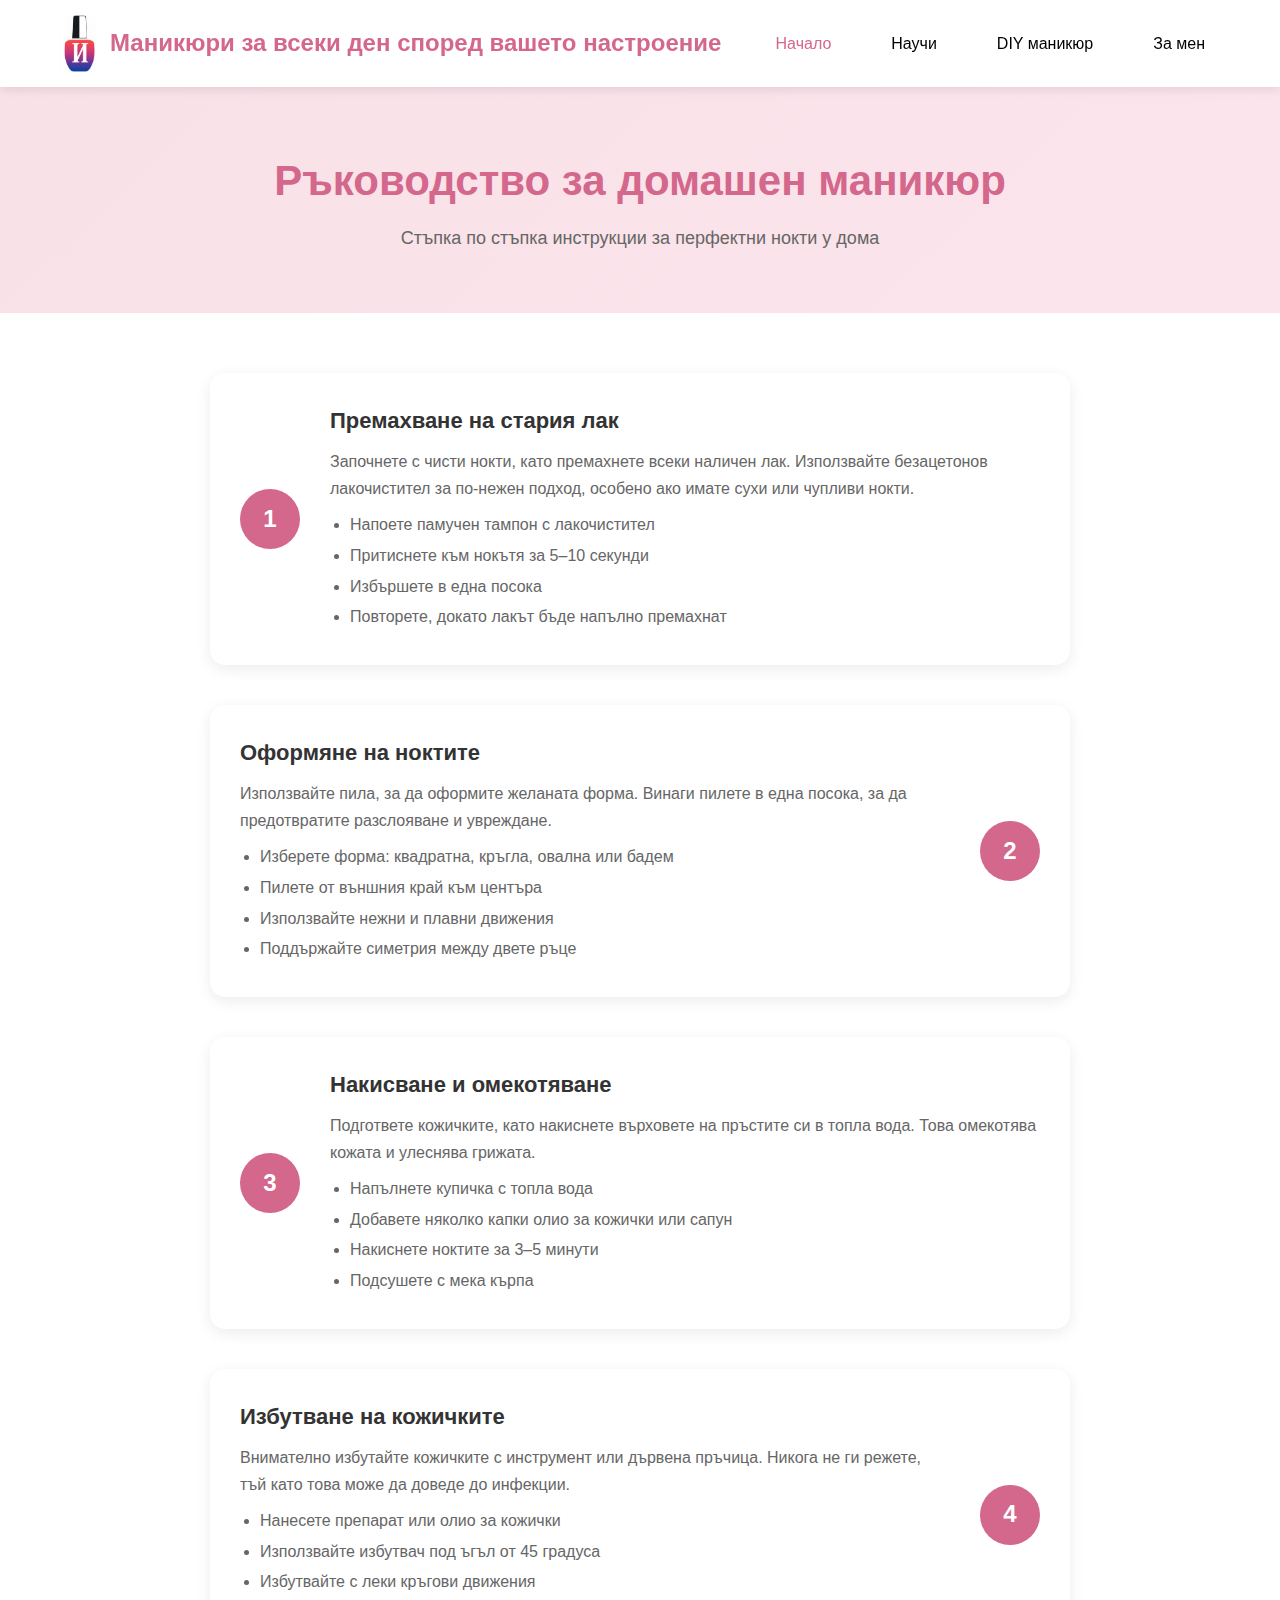
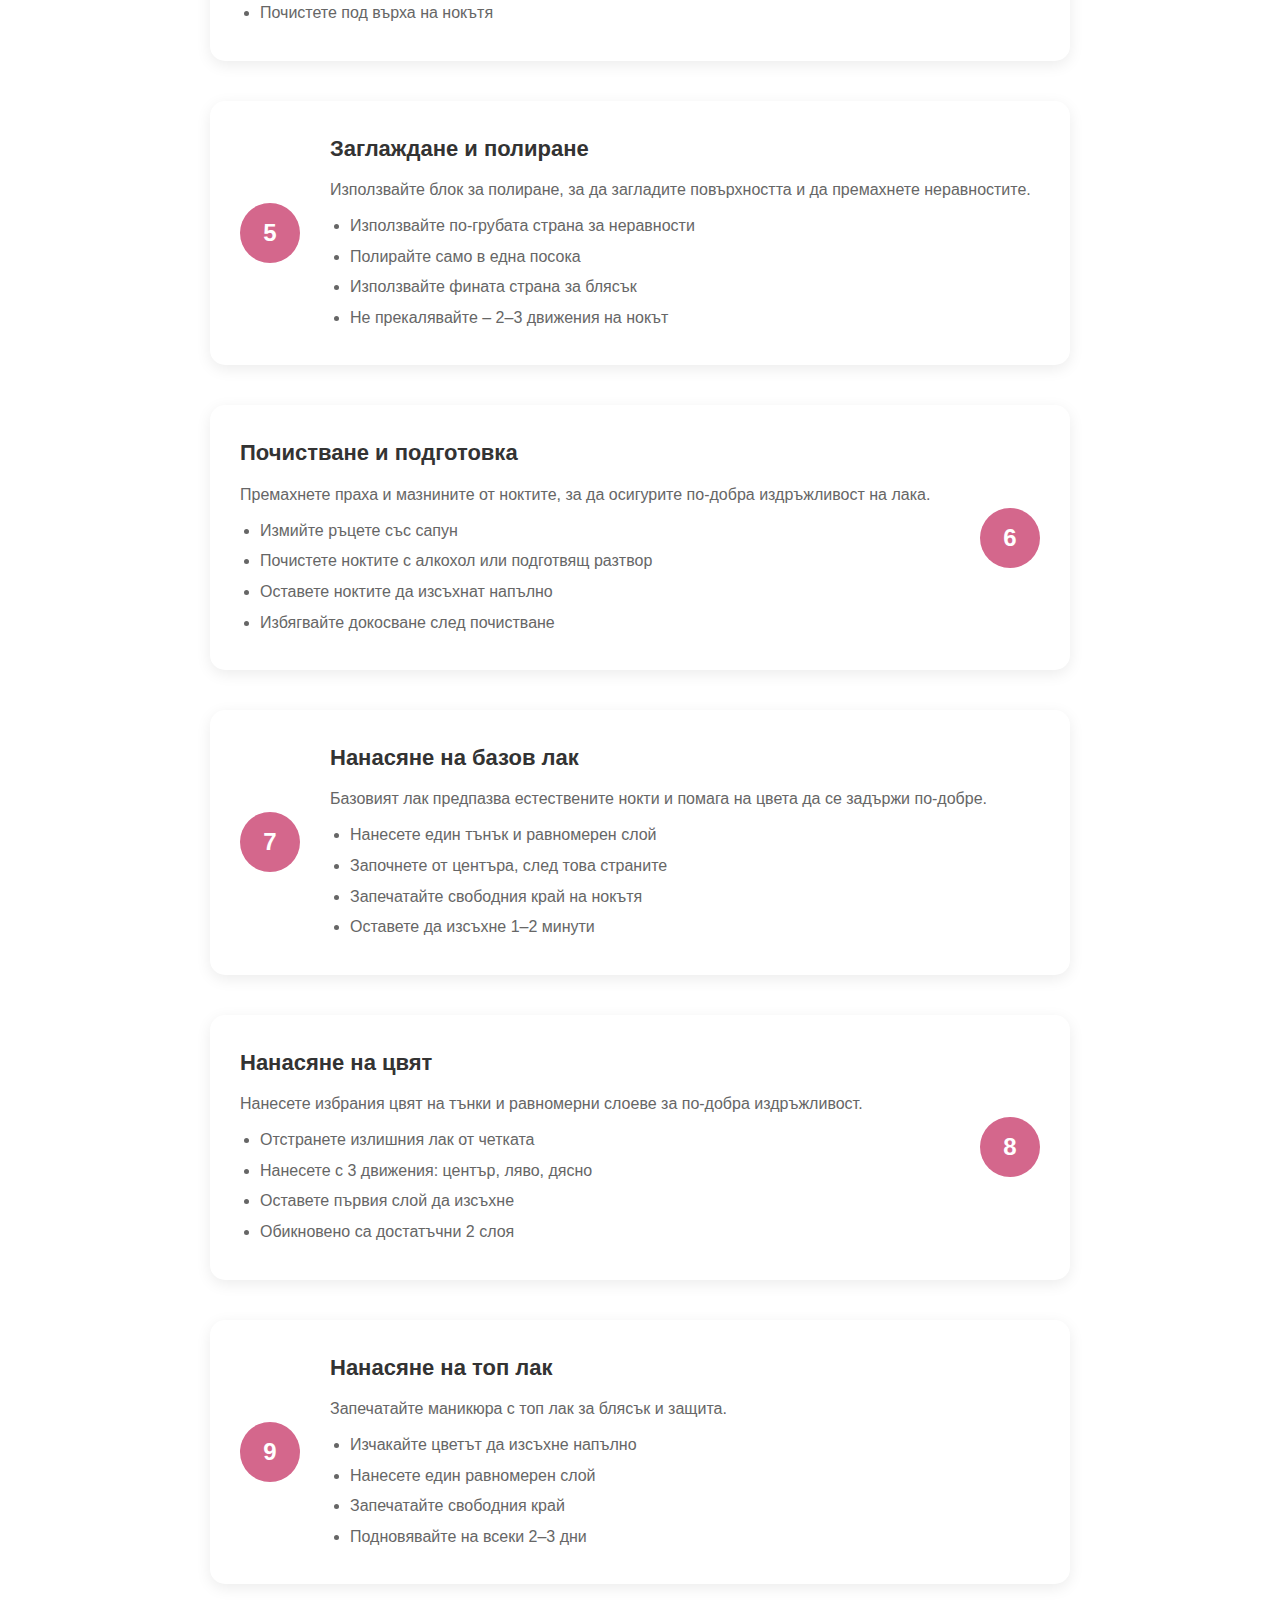
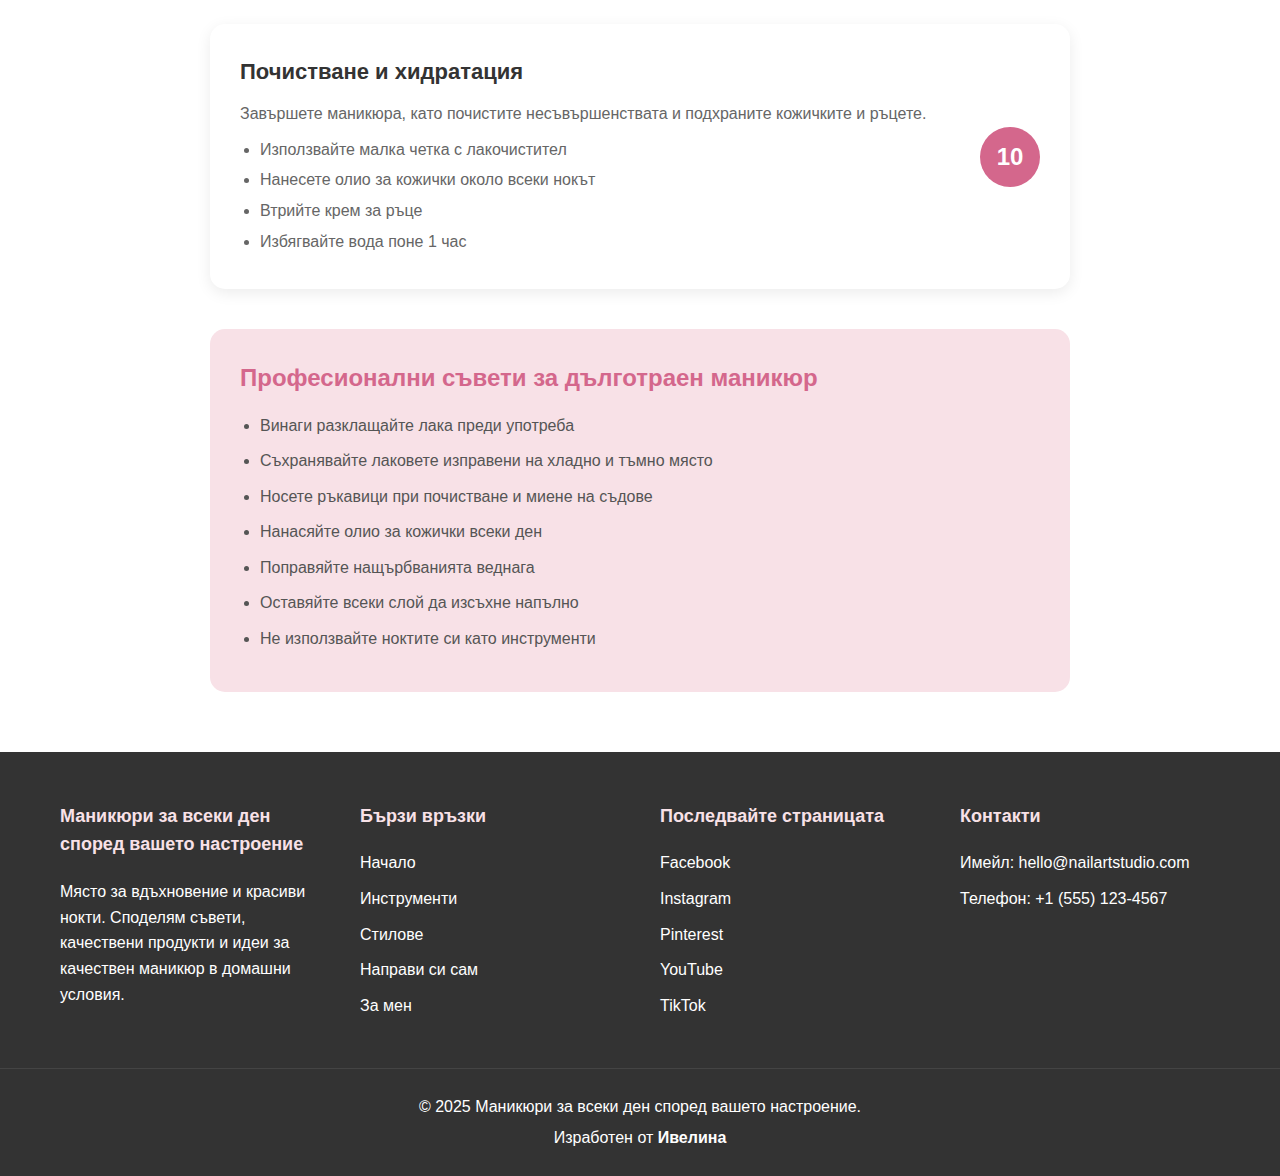
<file: HTML/instructions.html>
<!DOCTYPE html>
<html lang="en">
<head>
    <meta charset="UTF-8">
    <meta name="viewport" content="width=device-width, initial-scale=1.0">
    <title>DIY Manicure Guide - Nail Art Studio</title>
    <link rel="stylesheet" href="../CSS/styles.css">
</head>
<body>
    <header>
        <div class="header-container">
            <div class="logo">
                <img class="logo-icon" src="../Images/newLogo.png" alt="Ivelina's manicures Logo">
                <span class="logo-text">Маникюри за всеки ден според вашето настроение</span>
            </div>
            <nav>
                <ul class="nav-menu">
                    <li><a href="index.html" class="active">Начало</a></li>
                    <li class="dropdown">
                        <a href="#">Научи</a>
                        <ul class="dropdown-menu">
                            <li><a href="tools.html">Инструменти</a></li>
                            <li><a href="styles.html">Стилове</a></li>
                        </ul>
                    </li>
                    <li><a href="instructions.html">DIY маникюр</a></li>
                    <li><a href="about.html">За мен</a></li>
                </ul>
            </nav>
        </div>
    </header>

    <main>
        <section class="page-header">
            <h1>Ръководство за домашен маникюр</h1>
            <p>Стъпка по стъпка инструкции за перфектни нокти у дома</p>
        </section>

        <section class="instructions-section">
            <div class="step">
                <span class="step-number">1</span>
                <div class="step-content">
                    <h3>Премахване на стария лак</h3>
                    <p>Започнете с чисти нокти, като премахнете всеки наличен лак. Използвайте безацетонов лакочистител за по-нежен подход, особено ако имате сухи или чупливи нокти.</p>
                    <ul>
                        <li>Напоете памучен тампон с лакочистител</li>
                        <li>Притиснете към нокътя за 5–10 секунди</li>
                        <li>Избършете в една посока</li>
                        <li>Повторете, докато лакът бъде напълно премахнат</li>
                    </ul>
                </div>
            </div>

            <div class="step">
                <span class="step-number">2</span>
                <div class="step-content">
                    <h3>Оформяне на ноктите</h3>
                    <p>Използвайте пила, за да оформите желаната форма. Винаги пилете в една посока, за да предотвратите разслояване и увреждане.</p>
                    <ul>
                        <li>Изберете форма: квадратна, кръгла, овална или бадем</li>
                        <li>Пилете от външния край към центъра</li>
                        <li>Използвайте нежни и плавни движения</li>
                        <li>Поддържайте симетрия между двете ръце</li>
                    </ul>
                </div>
            </div>

            <div class="step">
                <span class="step-number">3</span>
                <div class="step-content">
                    <h3>Накисване и омекотяване</h3>
                    <p>Подгответе кожичките, като накиснете върховете на пръстите си в топла вода. Това омекотява кожата и улеснява грижата.</p>
                    <ul>
                        <li>Напълнете купичка с топла вода</li>
                        <li>Добавете няколко капки олио за кожички или сапун</li>
                        <li>Накиснете ноктите за 3–5 минути</li>
                        <li>Подсушете с мека кърпа</li>
                    </ul>
                </div>
            </div>

            <div class="step">
                <span class="step-number">4</span>
                <div class="step-content">
                    <h3>Избутване на кожичките</h3>
                    <p>Внимателно избутайте кожичките с инструмент или дървена пръчица. Никога не ги режете, тъй като това може да доведе до инфекции.</p>
                    <ul>
                        <li>Нанесете препарат или олио за кожички</li>
                        <li>Използвайте избутвач под ъгъл от 45 градуса</li>
                        <li>Избутвайте с леки кръгови движения</li>
                        <li>Почистете под върха на нокътя</li>
                    </ul>
                </div>
            </div>

            <div class="step">
                <span class="step-number">5</span>
                <div class="step-content">
                    <h3>Заглаждане и полиране</h3>
                    <p>Използвайте блок за полиране, за да загладите повърхността и да премахнете неравностите.</p>
                    <ul>
                        <li>Използвайте по-грубата страна за неравности</li>
                        <li>Полирайте само в една посока</li>
                        <li>Използвайте фината страна за блясък</li>
                        <li>Не прекалявайте – 2–3 движения на нокът</li>
                    </ul>
                </div>
            </div>

            <div class="step">
                <span class="step-number">6</span>
                <div class="step-content">
                    <h3>Почистване и подготовка</h3>
                    <p>Премахнете праха и мазнините от ноктите, за да осигурите по-добра издръжливост на лака.</p>
                    <ul>
                        <li>Измийте ръцете със сапун</li>
                        <li>Почистете ноктите с алкохол или подготвящ разтвор</li>
                        <li>Оставете ноктите да изсъхнат напълно</li>
                        <li>Избягвайте докосване след почистване</li>
                    </ul>
                </div>
            </div>

            <div class="step">
                <span class="step-number">7</span>
                <div class="step-content">
                    <h3>Нанасяне на базов лак</h3>
                    <p>Базовият лак предпазва естествените нокти и помага на цвета да се задържи по-добре.</p>
                    <ul>
                        <li>Нанесете един тънък и равномерен слой</li>
                        <li>Започнете от центъра, след това страните</li>
                        <li>Запечатайте свободния край на нокътя</li>
                        <li>Оставете да изсъхне 1–2 минути</li>
                    </ul>
                </div>
            </div>

            <div class="step">
                <span class="step-number">8</span>
                <div class="step-content">
                    <h3>Нанасяне на цвят</h3>
                    <p>Нанесете избрания цвят на тънки и равномерни слоеве за по-добра издръжливост.</p>
                    <ul>
                        <li>Отстранете излишния лак от четката</li>
                        <li>Нанесете с 3 движения: център, ляво, дясно</li>
                        <li>Оставете първия слой да изсъхне</li>
                        <li>Обикновено са достатъчни 2 слоя</li>
                    </ul>
                </div>
            </div>

            <div class="step">
                <span class="step-number">9</span>
                <div class="step-content">
                    <h3>Нанасяне на топ лак</h3>
                    <p>Запечатайте маникюра с топ лак за блясък и защита.</p>
                    <ul>
                        <li>Изчакайте цветът да изсъхне напълно</li>
                        <li>Нанесете един равномерен слой</li>
                        <li>Запечатайте свободния край</li>
                        <li>Подновявайте на всеки 2–3 дни</li>
                    </ul>
                </div>
            </div>

            <div class="step">
                <span class="step-number">10</span>
                <div class="step-content">
                    <h3>Почистване и хидратация</h3>
                    <p>Завършете маникюра, като почистите несъвършенствата и подхраните кожичките и ръцете.</p>
                    <ul>
                        <li>Използвайте малка четка с лакочистител</li>
                        <li>Нанесете олио за кожички около всеки нокът</li>
                        <li>Втрийте крем за ръце</li>
                        <li>Избягвайте вода поне 1 час</li>
                    </ul>
                </div>
            </div>

            <div class="tips-box">
                <h3>Професионални съвети за дълготраен маникюр</h3>
                <ul>
                    <li>Винаги разклащайте лака преди употреба</li>
                    <li>Съхранявайте лаковете изправени на хладно и тъмно място</li>
                    <li>Носете ръкавици при почистване и миене на съдове</li>
                    <li>Нанасяйте олио за кожички всеки ден</li>
                    <li>Поправяйте нащърбванията веднага</li>
                    <li>Оставяйте всеки слой да изсъхне напълно</li>
                    <li>Не използвайте ноктите си като инструменти</li>
                </ul>
            </div>
        </section>
    </main>


    <footer>
        <div class="footer-container">
            <div class="footer-section">
                <h4>Маникюри за всеки ден според вашето настроение</h4>
                <p>Място за вдъхновение и красиви нокти. Споделям съвети, качествени продукти и идеи за качествен маникюр в домашни условия.</p>
            </div>
            <div class="footer-section">
                <h4>Бързи връзки</h4>
                <ul>
                    <li><a href="index.html">Начало</a></li>
                    <li><a href="tools.html">Инструменти</a></li>
                    <li><a href="styles.html">Стилове</a></li>
                    <li><a href="instructions.html">Направи си сам</a></li>
                    <li><a href="about.html">За мен</a></li>
                </ul>
            </div>
            <div class="footer-section">
                <h4>Последвайте страницата</h4>
                <div class="social-links">
                    <a href="#" class="social-link"><i class="fab fa-facebook-f"></i> Facebook</a>
                    <a href="#" class="social-link"><i class="fab fa-instagram"></i> Instagram</a>
                    <a href="#" class="social-link"><i class="fab fa-pinterest-p"></i> Pinterest</a>
                    <a href="#" class="social-link"><i class="fab fa-youtube"></i> YouTube</a>
                    <a href="#" class="social-link"><i class="fab fa-tiktok"></i> TikTok</a>
                </div>
            </div>
            <div class="footer-section">
                <h4>Контакти</h4>
                <p>Имейл: hello@nailartstudio.com</p>
                <p>Телефон: +1 (555) 123-4567</p>
            </div>
        </div>
        <div class="footer-bottom">
            <p>&copy; 2025 Маникюри за всеки ден според вашето настроение.</p>
            <p>Изработен от <strong>Ивелина</strong></p>
        </div>
    </footer>
</body>
</html>
</file>
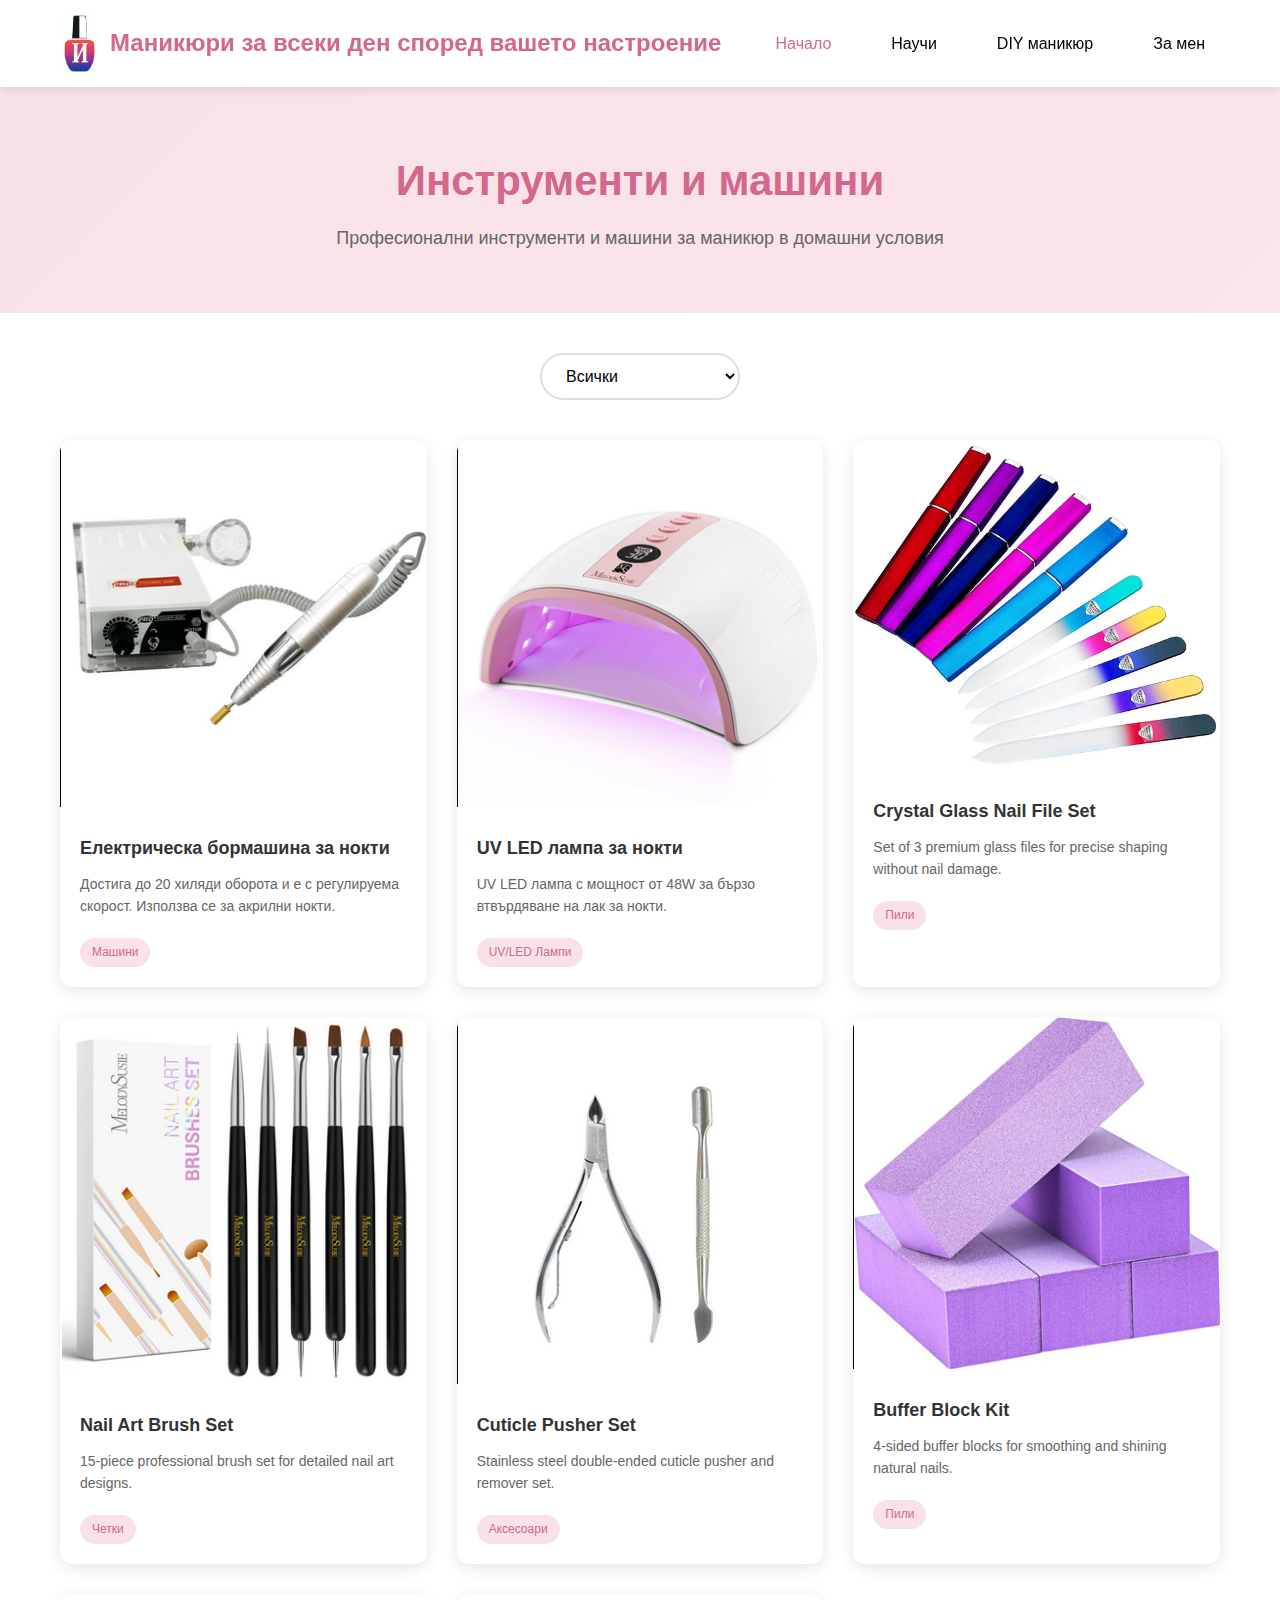
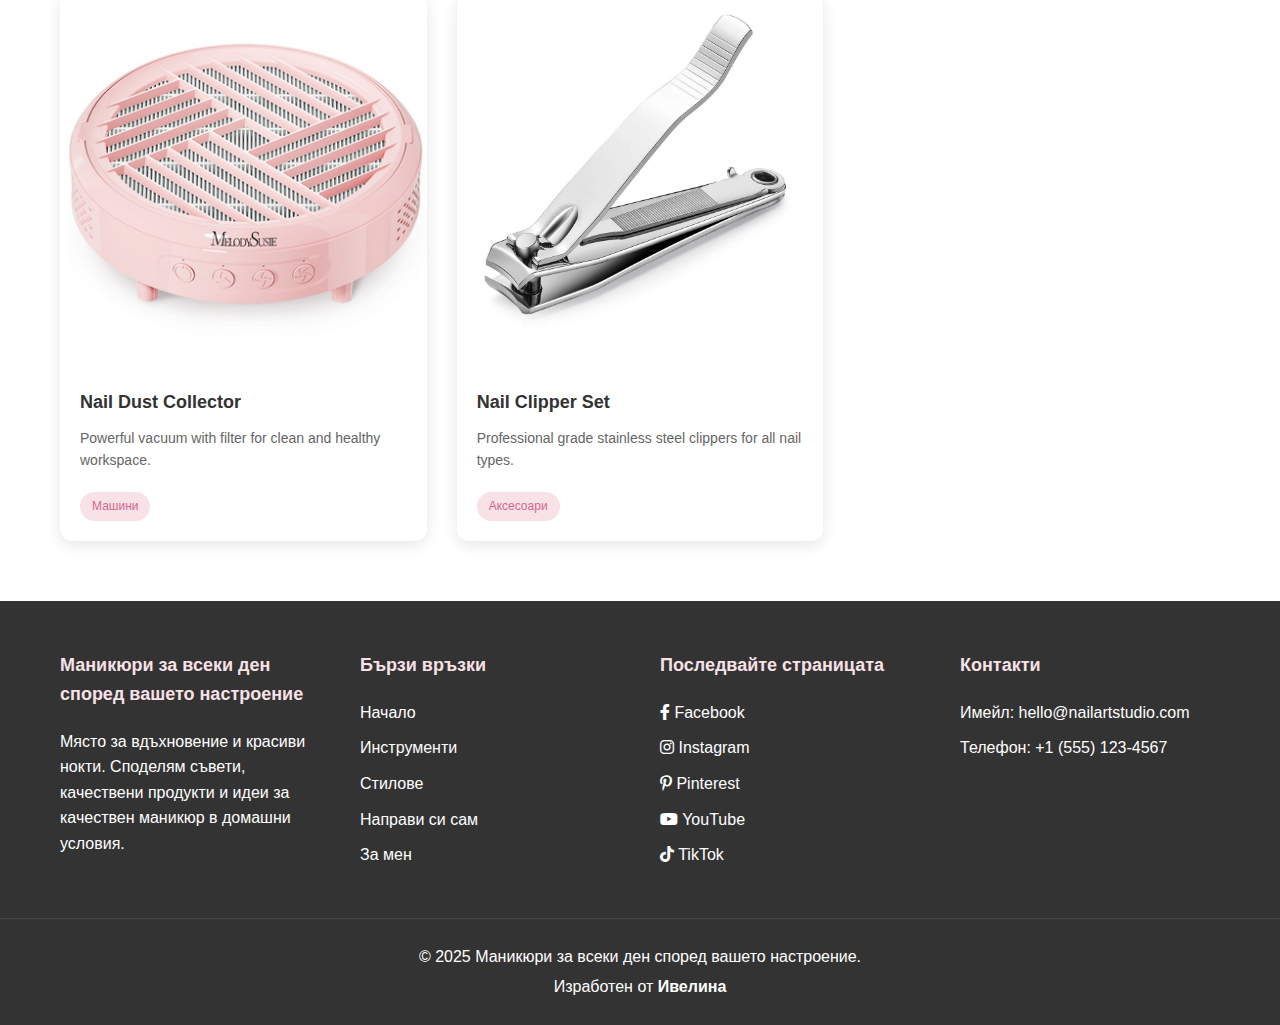
<file: HTML/tools.html>
<!DOCTYPE html>
<html lang="en">
<head>
    <meta charset="UTF-8">
    <meta name="viewport" content="width=device-width, initial-scale=1.0">
    <title>Инструменти и машини - Маникюри за всеки ден според вашето настроение</title>
    <link rel="stylesheet" href="../CSS/styles.css">
    <link rel="stylesheet" href="https://cdnjs.cloudflare.com/ajax/libs/font-awesome/6.0.0/css/all.min.css">
</head>
<body>
    <header>
        <div class="header-container">
            <div class="logo">
                <img class="logo-icon" src="../Images/newLogo.png" alt="Ivelina's manicures Logo">
                <span class="logo-text">Маникюри за всеки ден според вашето настроение</span>
            </div>
            <nav>
                <ul class="nav-menu">
                    <li><a href="index.html" class="active">Начало</a></li>
                    <li class="dropdown">
                        <a href="#">Научи</a>
                        <ul class="dropdown-menu">
                            <li><a href="tools.html">Инструменти</a></li>
                            <li><a href="styles.html">Стилове</a></li>
                        </ul>
                    </li>
                    <li><a href="instructions.html">DIY маникюр</a></li>
                    <li><a href="about.html">За мен</a></li>
                </ul>
            </nav>
        </div>
    </header>

    <main>
        <section class="page-header">
            <h1>Инструменти и машини</h1>
            <p>Професионални инструменти и машини за маникюр в домашни условия</p>
        </section>

        <section class="filter-section">
            <div class="search-container">
                <select class="category-select" id="categorySelect">
                    <option value="all">Всички</option>
                    <option value="machines">Машини</option>
                    <option value="files">Пили</option>
                    <option value="brushes">Четки</option>
                    <option value="accessories">Аксесоари</option>
                    <option value="lamps">UV/LED Лампи</option>
                </select>
            </div>
        </section>

        <div class="products-grid" id="productsGrid">
            <div class="product-card" data-category="machines" data-name="Electric Nail Drill">
                <div class="product-image">
                    <img src="../Images/drill.png" alt="Electric Nail Drill">
                </div>
                <div class="product-info">
                    <h3>Електрическа бормашина за нокти</h3>
                    <p>Достига до 20 хиляди оборота и е с регулируема скорост. Използва се за акрилни нокти.</p>
                    <span class="category-tag">Машини</span>
                </div>
            </div>

            <div class="product-card" data-category="lamps" data-name="UV LED Nail Lamp">
                <div class="product-image">
                    <img src="../Images/uv.png" alt="UV LED Nail Lamp">
                </div>
                <div class="product-info">
                    <h3>UV LED лампа за нокти</h3>
                    <p>UV LED лампа с мощност от 48W за бързо втвърдяване на лак за нокти.</p>
                    <span class="category-tag">UV/LED Лампи</span>
                </div>
            </div>

            <div class="product-card" data-category="files" data-name="Crystal Glass Nail File Set">
                <div class="product-image">
                    <img src="../Images/set.png" alt="Glass Nail File">
                </div>
                <div class="product-info">
                    <h3>Crystal Glass Nail File Set</h3>
                    <p>Set of 3 premium glass files for precise shaping without nail damage.</p>
                    <span class="category-tag">Пили</span>
                </div>
            </div>

            <div class="product-card" data-category="brushes" data-name="Nail Art Brush Set">
                <div class="product-image">
                    <img src="../Images/brush.png" alt="Nail Art Brushes">
                </div>
                <div class="product-info">
                    <h3>Nail Art Brush Set</h3>
                    <p>15-piece professional brush set for detailed nail art designs.</p>
                    <span class="category-tag">Четки</span>
                </div>
            </div>

            <div class="product-card" data-category="accessories" data-name="Cuticle Pusher Set">
                <div class="product-image">
                    <img src="../Images/cuticle.png" alt="Cuticle Pusher">
                </div>
                <div class="product-info">
                    <h3>Cuticle Pusher Set</h3>
                    <p>Stainless steel double-ended cuticle pusher and remover set.</p>
                    <span class="category-tag">Аксесоари</span>
                </div>
            </div>

            <div class="product-card" data-category="files" data-name="Buffer Block Kit">
                <div class="product-image">
                    <img src="../Images/buffer.png" alt="Buffer Block">
                </div>
                <div class="product-info">
                    <h3>Buffer Block Kit</h3>
                    <p>4-sided buffer blocks for smoothing and shining natural nails.</p>
                    <span class="category-tag">Пили</span>
                </div>
            </div>

            <div class="product-card" data-category="machines" data-name="Dust Collector">
                <div class="product-image">
                    <img src="../Images/dust.png" alt="Nail Dust Collector">
                </div>
                <div class="product-info">
                    <h3>Nail Dust Collector</h3>
                    <p>Powerful vacuum with filter for clean and healthy workspace.</p>
                    <span class="category-tag">Машини</span>
                </div>
            </div>

            <div class="product-card" data-category="accessories" data-name="Nail Clipper Set">
                <div class="product-image">
                    <img src="../Images/clipper.jpg" alt="Nail Clipper">
                </div>
                <div class="product-info">
                    <h3>Nail Clipper Set</h3>
                    <p>Professional grade stainless steel clippers for all nail types.</p>
                    <span class="category-tag">Аксесоари</span>
                </div>
            </div>
        </div>
    </main>

    <footer>
        <div class="footer-container">
            <div class="footer-section">
                <h4>Маникюри за всеки ден според вашето настроение</h4>
                <p>Място за вдъхновение и красиви нокти. Споделям съвети, качествени продукти и идеи за качествен маникюр в домашни условия.</p>
            </div>
            <div class="footer-section">
                <h4>Бързи връзки</h4>
                <ul>
                    <li><a href="index.html">Начало</a></li>
                    <li><a href="tools.html">Инструменти</a></li>
                    <li><a href="styles.html">Стилове</a></li>
                    <li><a href="instructions.html">Направи си сам</a></li>
                    <li><a href="about.html">За мен</a></li>
                </ul>
            </div>
            <div class="footer-section">
                <h4>Последвайте страницата</h4>
                <div class="social-links">
                    <a href="#" class="social-link"><i class="fab fa-facebook-f"></i> Facebook</a>
                    <a href="#" class="social-link"><i class="fab fa-instagram"></i> Instagram</a>
                    <a href="#" class="social-link"><i class="fab fa-pinterest-p"></i> Pinterest</a>
                    <a href="#" class="social-link"><i class="fab fa-youtube"></i> YouTube</a>
                    <a href="#" class="social-link"><i class="fab fa-tiktok"></i> TikTok</a>
                </div>
            </div>
            <div class="footer-section">
                <h4>Контакти</h4>
                <p>Имейл: hello@nailartstudio.com</p>
                <p>Телефон: +1 (555) 123-4567</p>
            </div>
        </div>
        <div class="footer-bottom">
            <p>&copy; 2025 Маникюри за всеки ден според вашето настроение.</p>
            <p>Изработен от <strong>Ивелина</strong></p>
        </div>
    </footer>

    <script src="../JavaScript/script.js"></script>
</body>
</html>
</file>
<file: CSS/styles.css>
/* Reset and Base Styles */
* {
    margin: 0;
    padding: 0;
    box-sizing: border-box;
}

body {
    font-family: 'Segoe UI', Tahoma, Geneva, Verdana, sans-serif;
    line-height: 1.6;
    color: #333;
    background-color: #fff;
}

a {
    text-decoration: none;
    color: inherit;
}

ul {
    list-style: none;
}

img {
    max-width: 100%;
    height: auto;
}

/* Header Styles */
header {
    background-color: white;
    padding: 15px 0;
    position: sticky;
    top: 0;
    z-index: 1000;
    box-shadow: 0 2px 10px rgba(0, 0, 0, 0.1);
}

.header-container {
    max-width: 1200px;
    margin: 0 auto;
    padding: 0 20px;
    display: flex;
    justify-content: space-between;
    align-items: center;
}

.logo {
    display: flex;
    align-items: center;
    gap: 10px;
}

.logo-icon {
    width: 40px;
}

.logo-text {
    font-size: 24px;
    font-weight: bold;
    color: #d4678c;
}

/* Navigation Styles */
.nav-menu {
    display: flex;
    gap: 30px;
}

.nav-menu > li {
    position: relative;
}

.nav-menu > li > a {
    padding: 10px 15px;
    color: #000000;
    font-weight: 500;
    transition: color 0.3s;
}

.nav-menu > li > a:hover,
.nav-menu > li > a.active {
    color: #d4678c;
}

/* Dropdown Menu */
.dropdown-menu {
    position: absolute;
    top: 100%;
    left: 0;
    background-color: #fff;
    min-width: 180px;
    box-shadow: 0 5px 15px rgba(0, 0, 0, 0.15);
    border-radius: 8px;
    opacity: 0;
    visibility: hidden;
    transform: translateY(10px);
    transition: all 0.3s;
}

.dropdown:hover .dropdown-menu {
    opacity: 1;
    visibility: visible;
    transform: translateY(0);
}

.dropdown-menu li a {
    display: block;
    padding: 12px 20px;
    color: #555;
    transition: background-color 0.3s, color 0.3s;
}

.dropdown-menu li a:hover {
    background-color: #f8e1e7;
    color: #d4678c;
}

/* Submenu */
.dropdown-submenu {
    position: relative;
}

.submenu {
    position: absolute;
    top: 0;
    left: 100%;
    background-color: #fff;
    min-width: 160px;
    box-shadow: 0 5px 15px rgba(0, 0, 0, 0.15);
    border-radius: 8px;
    opacity: 0;
    visibility: hidden;
    transform: translateX(10px);
    transition: all 0.3s;
}

.dropdown-submenu:hover .submenu {
    opacity: 1;
    visibility: visible;
    transform: translateX(0);
}

/* Hero Section */
.hero {
    background: linear-gradient(135deg, #f8e1e7 0%, #fce4ec 100%);
    text-align: center;
    padding: 80px 20px;
}

.hero h1 {
    font-size: 48px;
    color: #d4678c;
    margin-bottom: 15px;
}

.hero p {
    font-size: 20px;
    color: #666;
}

/* Gallery Section */
.gallery-section {
    padding: 60px 20px;
    background-color: #fafafa;
    text-align: center;
}

.gallery-section h2 {
    font-size: 36px;
    color: #d4678c;
    margin-bottom: 30px;
}

.gallery-container {
    max-width: 100%;
    overflow: hidden;
    margin: 0 auto;
}

.gallery-track {
    display: flex;
    gap: 20px;
    animation: scroll 20s linear infinite;
}

.gallery-track img {
    width: 300px;
    height: 250px;
    object-fit: cover;
    border-radius: 12px;
    box-shadow: 0 4px 15px rgba(0, 0, 0, 0.1);
    flex-shrink: 0;
}

@keyframes scroll {
    0% {
        transform: translateX(0);
    }
    100% {
        transform: translateX(-50%);
    }
}

/* About Manicure Section */
.about-manicure {
    padding: 80px 20px;
    max-width: 1200px;
    margin: 0 auto;
}

.content-wrapper {
    display: flex;
    gap: 50px;
    align-items: flex-start;
}

.text-content {
    flex: 2;
}

.text-content h2 {
    font-size: 32px;
    color: #d4678c;
    margin-bottom: 20px;
}

.text-content h3 {
    font-size: 22px;
    color: #555;
    margin: 25px 0 15px;
}

.text-content p {
    margin-bottom: 15px;
    color: #666;
}

.text-content ul {
    margin: 15px 0;
    padding-left: 20px;
}

.text-content li {
    margin-bottom: 10px;
    color: #666;
    list-style: disc;
}

.image-content {
    flex: 1;
}

.image-content img {
    width: 100%;
    border-radius: 12px;
    box-shadow: 0 5px 20px rgba(0, 0, 0, 0.1);
}

/* Footer Styles */
footer {
    background-color: #333;
    color: #fff;
    padding-top: 50px;
}

.footer-container {
    max-width: 1200px;
    margin: 0 auto;
    padding: 0 20px;
    display: grid;
    grid-template-columns: repeat(4, 1fr);
    gap: 40px;
}

.footer-section h4 {
    font-size: 18px;
    margin-bottom: 20px;
    color: #f8e1e7;
}

.footer-section p {
    color: #ffffff;
    margin-bottom: 10px;
}

.footer-section ul li {
    margin-bottom: 10px;
}

.footer-section ul li a {
    color: #ffffff;
    transition: color 0.3s;
}

.footer-section ul li a:hover {
    color: #d4678c;
}

.social-links {
    display: flex;
    flex-direction: column;
    gap: 10px;
}

.social-link {
    color: #ffffff;
    transition: color 0.3s;
}

.social-link:hover {
    color: #d4678c;
}

.footer-bottom {
    text-align: center;
    padding: 20px;
    margin-top: 40px;
    border-top: 1px solid #444;
}

.footer-bottom p {
    color: #ffffff;
    margin: 5px 0;
}

/* Tools Page Styles */
.page-header {
    background: linear-gradient(135deg, #f8e1e7 0%, #fce4ec 100%);
    text-align: center;
    padding: 60px 20px;
}

.page-header h1 {
    font-size: 42px;
    color: #d4678c;
    margin-bottom: 10px;
}

.page-header p {
    font-size: 18px;
    color: #666;
}

/* Search and Filter Section */
.filter-section {
    max-width: 1200px;
    margin: 40px auto;
    padding: 0 20px;
}

.search-container {
    display: flex;
    gap: 20px;
    flex-wrap: wrap;
    justify-content: center;
    margin-bottom: 30px;
}

.search-box {
    padding: 12px 20px;
    font-size: 16px;
    border: 2px solid #ddd;
    border-radius: 25px;
    width: 300px;
    outline: none;
    transition: border-color 0.3s;
}

.search-box:focus {
    border-color: #d4678c;
}

.category-select {
    padding: 12px 20px;
    font-size: 16px;
    border: 2px solid #ddd;
    border-radius: 25px;
    background-color: #fff;
    cursor: pointer;
    outline: none;
    min-width: 200px;
}

.category-select:focus {
    border-color: #d4678c;
}

/* Products Grid */
.products-grid {
    max-width: 1200px;
    margin: 0 auto;
    padding: 0 20px 60px;
    display: grid;
    grid-template-columns: repeat(auto-fill, minmax(280px, 1fr));
    gap: 30px;
}

.product-card {
    background-color: #fff;
    border-radius: 12px;
    overflow: hidden;
    box-shadow: 0 4px 15px rgba(0, 0, 0, 0.1);
    transition: transform 0.3s, box-shadow 0.3s;
}

.product-card:hover {
    transform: translateY(-5px);
    box-shadow: 0 8px 25px rgba(0, 0, 0, 0.15);
}

.product-image {
    position: relative;
    overflow: hidden;
}

.product-image img {
    width: 100%;
    height: 100%;
    object-fit: cover;
    transition: filter 0.3s;
}

.product-card:hover .product-image img {
    filter: brightness(0.6);
}

.hover-price {
    position: absolute;
    top: 50%;
    left: 50%;
    transform: translate(-50%, -50%);
    background-color: #d4678c;
    color: #fff;
    padding: 10px 25px;
    border-radius: 25px;
    font-size: 20px;
    font-weight: bold;
    opacity: 0;
    transition: opacity 0.3s;
}

.product-card:hover .hover-price {
    opacity: 1;
}

.product-info {
    padding: 20px;
}

.product-info h3 {
    font-size: 18px;
    color: #333;
    margin-bottom: 10px;
}

.product-info p {
    color: #666;
    font-size: 14px;
    margin-bottom: 10px;
}

.product-info .price {
    font-size: 18px;
    color: #d4678c;
    font-weight: bold;
}

.product-info .category-tag {
    display: inline-block;
    background-color: #f8e1e7;
    color: #d4678c;
    padding: 5px 12px;
    border-radius: 15px;
    font-size: 12px;
    margin-top: 10px;
}

/* About Page Styles */
.about-section {
    max-width: 1000px;
    margin: 60px auto;
    padding: 0 20px;
}

.about-card {
    background-color: #fff;
    border-radius: 20px;
    box-shadow: 0 10px 40px rgba(0, 0, 0, 0.1);
    overflow: hidden;
    display: flex;
    gap: 40px;
    padding: 40px;
}

.about-image {
    flex-shrink: 0;
}

.about-image img {
    width: 300px;
    height: 350px;
    object-fit: cover;
    border-radius: 15px;
}

.about-info h2 {
    font-size: 32px;
    color: #d4678c;
    margin-bottom: 20px;
}

.about-info .info-item {
    margin-bottom: 15px;
    font-size: 18px;
    color: #555;
}

.about-info .info-item strong {
    color: #333;
}

.about-info .bio {
    margin-top: 20px;
    color: #666;
    line-height: 1.8;
}

/* Map Section */
.map-section {
    max-width: 1000px;
    margin: 0 auto 60px;
    padding: 0 20px;
}

.map-section h2 {
    text-align: center;
    font-size: 28px;
    color: #d4678c;
    margin-bottom: 30px;
}

.map-container {
    border-radius: 15px;
    overflow: hidden;
    box-shadow: 0 5px 20px rgba(0, 0, 0, 0.1);
}

.map-container iframe {
    width: 100%;
    height: 400px;
    border: none;
}

/* Styles Gallery Page */
.styles-grid {
    max-width: 1200px;
    margin: 0 auto;
    padding: 0 20px 60px;
    display: grid;
    grid-template-columns: repeat(auto-fill, minmax(300px, 1fr));
    gap: 25px;
}

.style-card {
    position: relative;
    border-radius: 12px;
    overflow: hidden;
    box-shadow: 0 4px 15px rgba(0, 0, 0, 0.1);
    cursor: pointer;
}

.style-card img {
    width: 100%;
    height: 280px;
    object-fit: cover;
    transition: filter 0.3s, transform 0.3s;
}

.style-card:hover img {
    filter: brightness(0.5);
    transform: scale(1.05);
}

.style-overlay {
    position: absolute;
    bottom: 0;
    left: 0;
    right: 0;
    padding: 20px;
    background: linear-gradient(transparent, rgba(0, 0, 0, 0.8));
    color: #fff;
    transform: translateY(100%);
    transition: transform 0.3s;
}

.style-card:hover .style-overlay {
    transform: translateY(0);
}

.style-overlay h3 {
    font-size: 20px;
    margin-bottom: 5px;
}

.style-overlay p {
    font-size: 14px;
    opacity: 0.9;
}

/* Instructions Page Styles */
.instructions-section {
    max-width: 900px;
    margin: 60px auto;
    padding: 0 20px;
}

.step {
    display: flex;
    gap: 30px;
    margin-bottom: 40px;
    padding: 30px;
    background-color: #fff;
    border-radius: 15px;
    box-shadow: 0 4px 15px rgba(0, 0, 0, 0.08);
    align-items: center;
}

.step:nth-child(even) {
    flex-direction: row-reverse;
}

.step-number {
    flex-shrink: 0;
    width: 60px;
    height: 60px;
    background-color: #d4678c;
    color: #fff;
    border-radius: 50%;
    display: flex;
    align-items: center;
    justify-content: center;
    font-size: 24px;
    font-weight: bold;
}

.step-content {
    flex: 1;
}

.step-content h3 {
    font-size: 22px;
    color: #333;
    margin-bottom: 10px;
}

.step-content p {
    color: #666;
    line-height: 1.7;
}

.step-content ul {
    margin-top: 10px;
    padding-left: 20px;
}

.step-content li {
    color: #666;
    margin-bottom: 5px;
    list-style: disc;
}

.tips-box {
    background-color: #f8e1e7;
    padding: 30px;
    border-radius: 15px;
    margin-top: 40px;
}

.tips-box h3 {
    font-size: 24px;
    color: #d4678c;
    margin-bottom: 15px;
}

.tips-box ul {
    padding-left: 20px;
}

.tips-box li {
    color: #555;
    margin-bottom: 10px;
    list-style: disc;
}

/* No Results Message */
.no-results {
    text-align: center;
    padding: 60px 20px;
    color: #666;
    font-size: 18px;
    grid-column: 1 / -1;
}

/* Responsive Design */
@media (max-width: 992px) {
    .footer-container {
        grid-template-columns: repeat(2, 1fr);
    }
    
    .content-wrapper {
        flex-direction: column;
    }
    
    .about-card {
        flex-direction: column;
        text-align: center;
    }
    
    .about-image img {
        width: 200px;
        height: 250px;
    }
}

@media (max-width: 768px) {
    .header-container {
        flex-direction: column;
        gap: 20px;
    }
    
    .nav-menu {
        flex-wrap: wrap;
        justify-content: center;
        gap: 15px;
    }
    
    .hero h1 {
        font-size: 32px;
    }
    
    .footer-container {
        grid-template-columns: 1fr;
        text-align: center;
    }
    
    .social-links {
        flex-direction: row;
        justify-content: center;
        flex-wrap: wrap;
    }
    
    .step {
        flex-direction: column !important;
        text-align: center;
    }
    
    .search-container {
        flex-direction: column;
        align-items: center;
    }
    
    .search-box,
    .category-select {
        width: 100%;
        max-width: 300px;
    }
}
</file>
